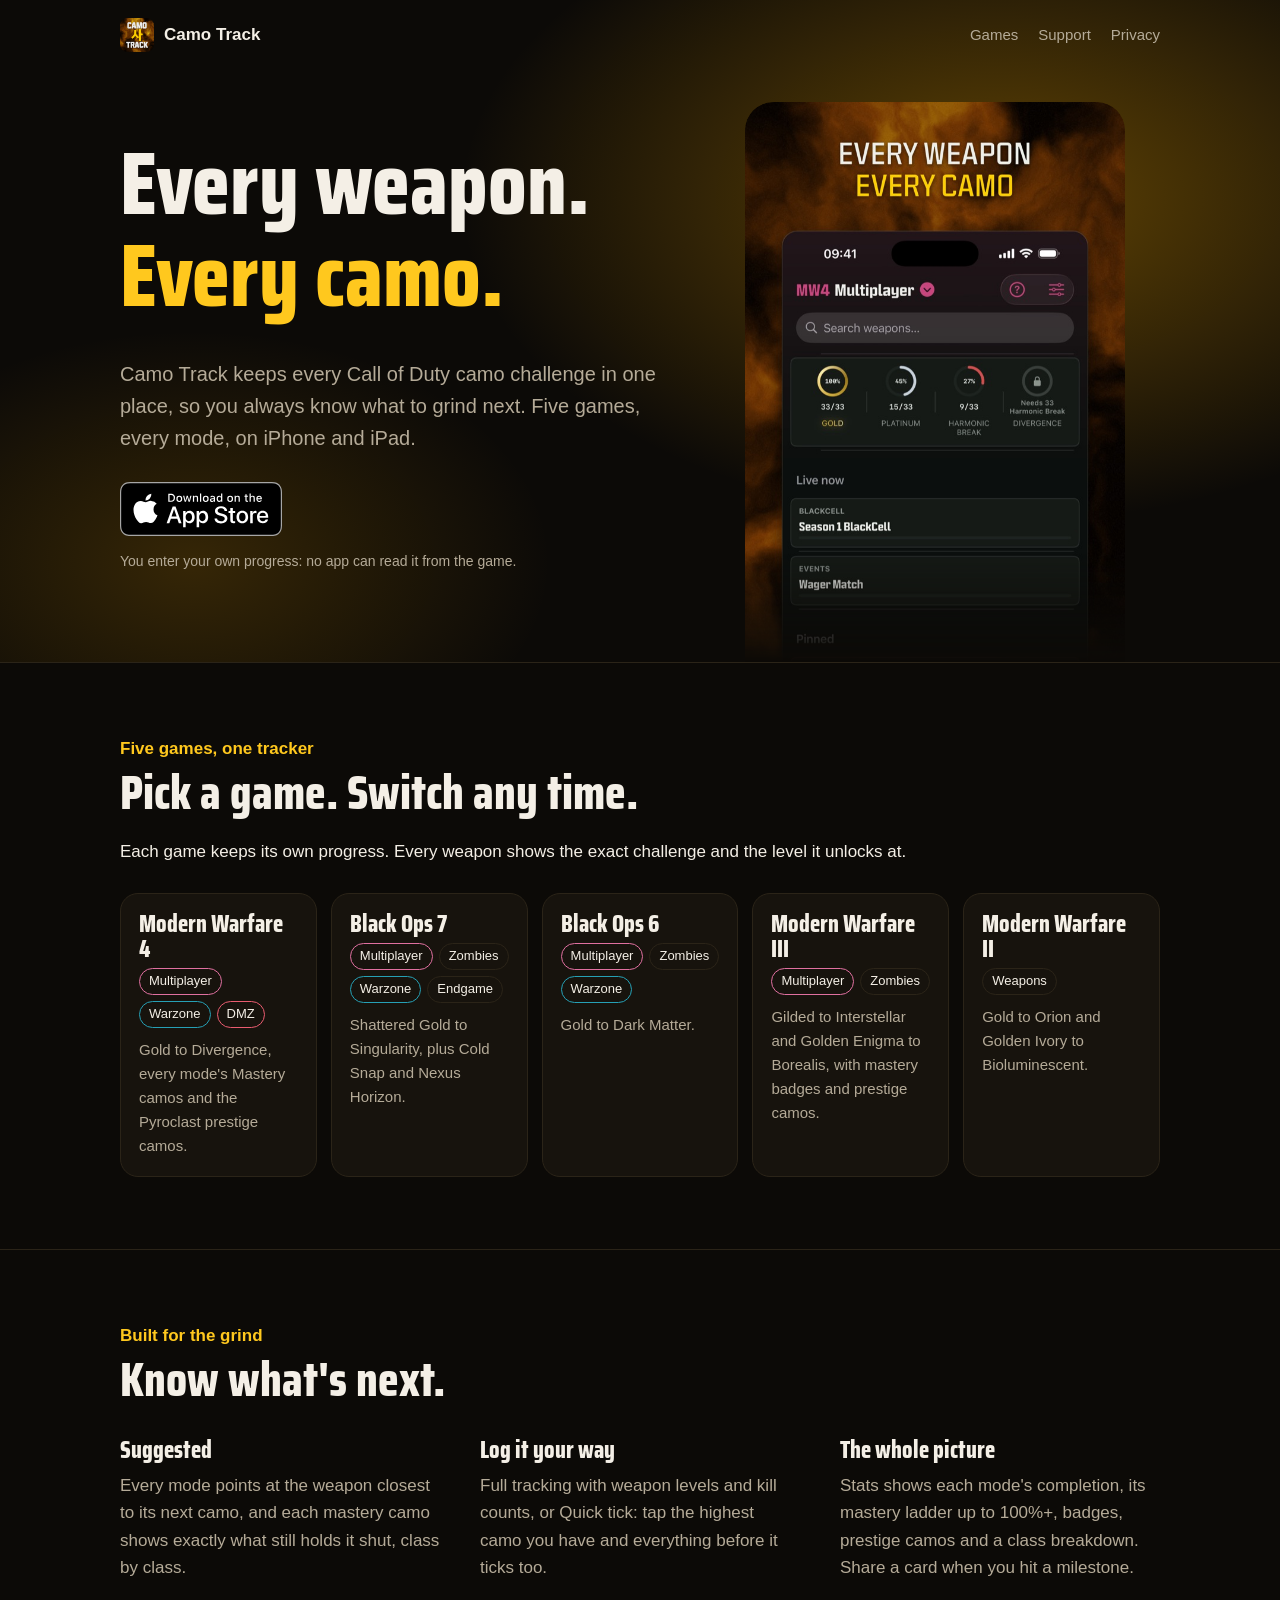
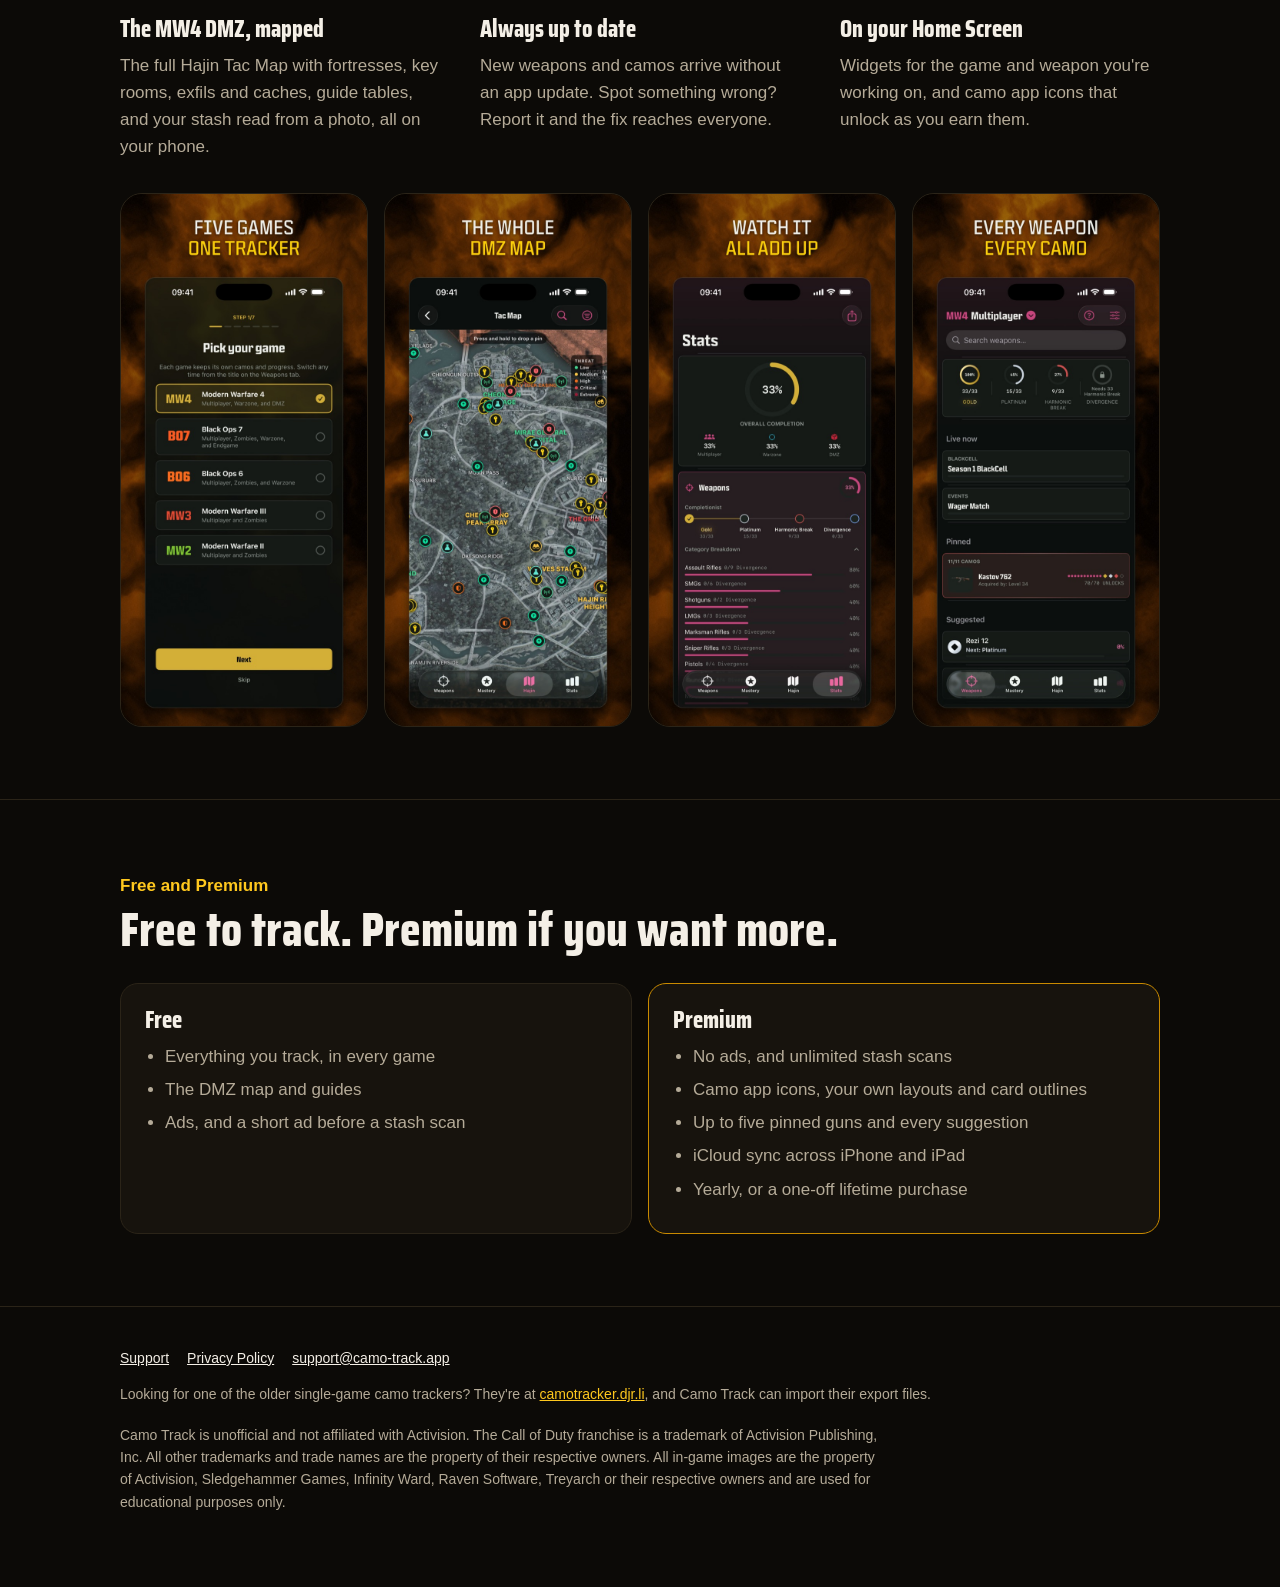
<file: index.html>
<!doctype html>
<html lang="en">
<head>
<meta charset="utf-8">
<meta name="viewport" content="width=device-width, initial-scale=1">
<title>Camo Track: the Call of Duty camo tracker for iPhone and iPad</title>
<meta name="description" content="Track every camo challenge in Modern Warfare 4, Black Ops 7, Black Ops 6, Modern Warfare III and Modern Warfare II, plus the full MW4 DMZ map. Free on iPhone and iPad.">
<link rel="canonical" href="https://camo-track.app/">
<meta name="apple-itunes-app" content="app-id=6775247927">
<meta property="og:type" content="website">
<meta property="og:title" content="Camo Track">
<meta property="og:description" content="Every weapon, every camo, five Call of Duty games. Free on iPhone and iPad.">
<meta property="og:url" content="https://camo-track.app/">
<meta property="og:image" content="https://camo-track.app/img/icon.png">
<meta name="twitter:card" content="summary">
<meta name="theme-color" content="#0c0a07">
<link rel="icon" href="/favicon.png">
<link rel="apple-touch-icon" href="/apple-touch-icon.png">
<link rel="preconnect" href="https://fonts.googleapis.com">
<link rel="preconnect" href="https://fonts.gstatic.com" crossorigin>
<link href="https://fonts.googleapis.com/css2?family=Saira+Condensed:wght@800&display=swap" rel="stylesheet">
<link rel="stylesheet" href="/style.css?v=2">
</head>
<body>

<header class="hero">
  <div class="wrap">
    <div class="top">
      <a class="brand" href="/"><img src="/img/icon.png" alt="">Camo Track</a>
      <nav><a href="#games">Games</a><a href="/support">Support</a><a href="/privacy-policy">Privacy</a></nav>
    </div>
    <div class="hero-grid">
      <div>
        <h1>Every weapon.<span class="gold">Every camo.</span></h1>
        <p class="lede">Camo Track keeps every Call of Duty camo challenge in one place, so you always know what to grind next. Five games, every mode, on iPhone and iPad.</p>
        <div class="cta">
          <a href="https://apps.apple.com/app/id6775247927"><img src="/img/app-store-badge.svg" alt="Download on the App Store" width="162" height="54"></a>
        </div>
        <p class="note">You enter your own progress: no app can read it from the game.</p>
      </div>
      <div class="hero-shot"><img src="/img/1_multiplayer.jpg" alt="Camo Track showing MW4 Multiplayer progress: Gold, Platinum, Harmonic Break and Divergence" width="640" height="1384"></div>
    </div>
  </div>
</header>

<main>
<section id="games">
  <div class="wrap">
    <p class="kicker">Five games, one tracker</p>
    <h2>Pick a game. Switch any time.</h2>
    <p>Each game keeps its own progress. Every weapon shows the exact challenge and the level it unlocks at.</p>
    <div class="games">
      <div class="game">
        <h3>Modern Warfare 4</h3>
        <ul class="modes"><li class="mp">Multiplayer</li><li class="wz">Warzone</li><li class="dmz">DMZ</li></ul>
        <p>Gold to Divergence, every mode's Mastery camos and the Pyroclast prestige camos.</p>
      </div>
      <div class="game">
        <h3>Black Ops 7</h3>
        <ul class="modes"><li class="mp">Multiplayer</li><li>Zombies</li><li class="wz">Warzone</li><li>Endgame</li></ul>
        <p>Shattered Gold to Singularity, plus Cold Snap and Nexus Horizon.</p>
      </div>
      <div class="game">
        <h3>Black Ops 6</h3>
        <ul class="modes"><li class="mp">Multiplayer</li><li>Zombies</li><li class="wz">Warzone</li></ul>
        <p>Gold to Dark Matter.</p>
      </div>
      <div class="game">
        <h3>Modern Warfare III</h3>
        <ul class="modes"><li class="mp">Multiplayer</li><li>Zombies</li></ul>
        <p>Gilded to Interstellar and Golden Enigma to Borealis, with mastery badges and prestige camos.</p>
      </div>
      <div class="game">
        <h3>Modern Warfare II</h3>
        <ul class="modes"><li>Weapons</li></ul>
        <p>Gold to Orion and Golden Ivory to Bioluminescent.</p>
      </div>
    </div>
  </div>
</section>

<section>
  <div class="wrap">
    <p class="kicker">Built for the grind</p>
    <h2>Know what's next.</h2>
    <div class="features">
      <div><h3>Suggested</h3><p>Every mode points at the weapon closest to its next camo, and each mastery camo shows exactly what still holds it shut, class by class.</p></div>
      <div><h3>Log it your way</h3><p>Full tracking with weapon levels and kill counts, or Quick tick: tap the highest camo you have and everything before it ticks too.</p></div>
      <div><h3>The whole picture</h3><p>Stats shows each mode's completion, its mastery ladder up to 100%+, badges, prestige camos and a class breakdown. Share a card when you hit a milestone.</p></div>
      <div><h3>The MW4 DMZ, mapped</h3><p>The full Hajin Tac Map with fortresses, key rooms, exfils and caches, guide tables, and your stash read from a photo, all on your phone.</p></div>
      <div><h3>Always up to date</h3><p>New weapons and camos arrive without an app update. Spot something wrong? Report it and the fix reaches everyone.</p></div>
      <div><h3>On your Home Screen</h3><p>Widgets for the game and weapon you're working on, and camo app icons that unlock as you earn them.</p></div>
    </div>
    <div class="shots">
      <img src="/img/2_games.jpg" alt="Choosing a game" loading="lazy" width="640" height="1384">
      <img src="/img/3_dmzmap.jpg" alt="The Hajin DMZ map" loading="lazy" width="640" height="1384">
      <img src="/img/5_stats.jpg" alt="Stats and mastery progress" loading="lazy" width="640" height="1384">
      <img src="/img/1_multiplayer.jpg" alt="Weapons list with Suggested" loading="lazy" width="640" height="1384">
    </div>
  </div>
</section>

<section>
  <div class="wrap">
    <p class="kicker">Free and Premium</p>
    <h2>Free to track. Premium if you want more.</h2>
    <div class="plans">
      <div class="plan">
        <h3>Free</h3>
        <ul>
          <li>Everything you track, in every game</li>
          <li>The DMZ map and guides</li>
          <li>Ads, and a short ad before a stash scan</li>
        </ul>
      </div>
      <div class="plan premium">
        <h3>Premium</h3>
        <ul>
          <li>No ads, and unlimited stash scans</li>
          <li>Camo app icons, your own layouts and card outlines</li>
          <li>Up to five pinned guns and every suggestion</li>
          <li>iCloud sync across iPhone and iPad</li>
          <li>Yearly, or a one-off lifetime purchase</li>
        </ul>
      </div>
    </div>
  </div>
</section>
</main>

<footer>
  <div class="wrap">
    <p class="links"><a href="/support">Support</a><a href="/privacy-policy">Privacy Policy</a><a href="mailto:support@camo-track.app">support@camo-track.app</a></p>
    <p>Looking for one of the older single-game camo trackers? They're at <a href="https://camotracker.djr.li">camotracker.djr.li</a>, and Camo Track can import their export files.</p>
    <p class="legal">Camo Track is unofficial and not affiliated with Activision. The Call of Duty franchise is a trademark of Activision Publishing, Inc. All other trademarks and trade names are the property of their respective owners. All in-game images are the property of Activision, Sledgehammer Games, Infinity Ward, Raven Software, Treyarch or their respective owners and are used for educational purposes only.</p>
  </div>
</footer>
</body>
</html>
</file>
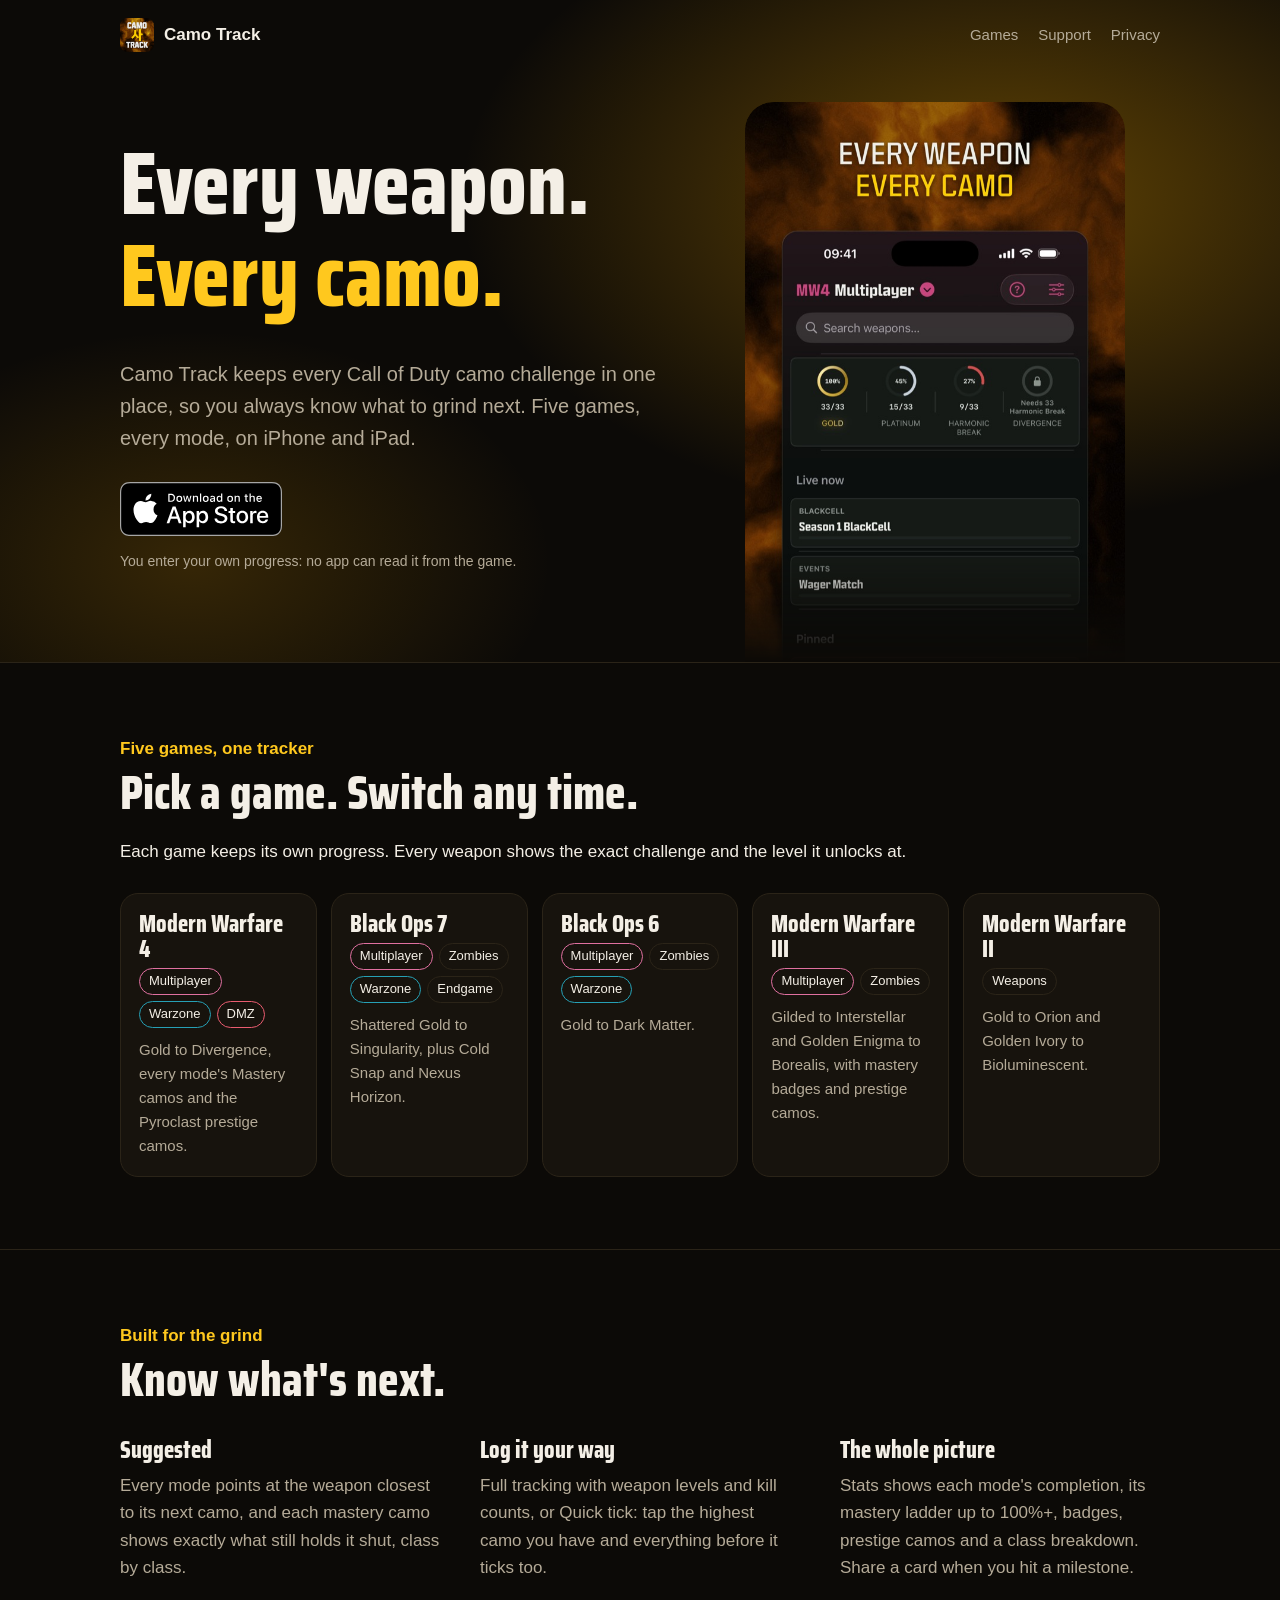
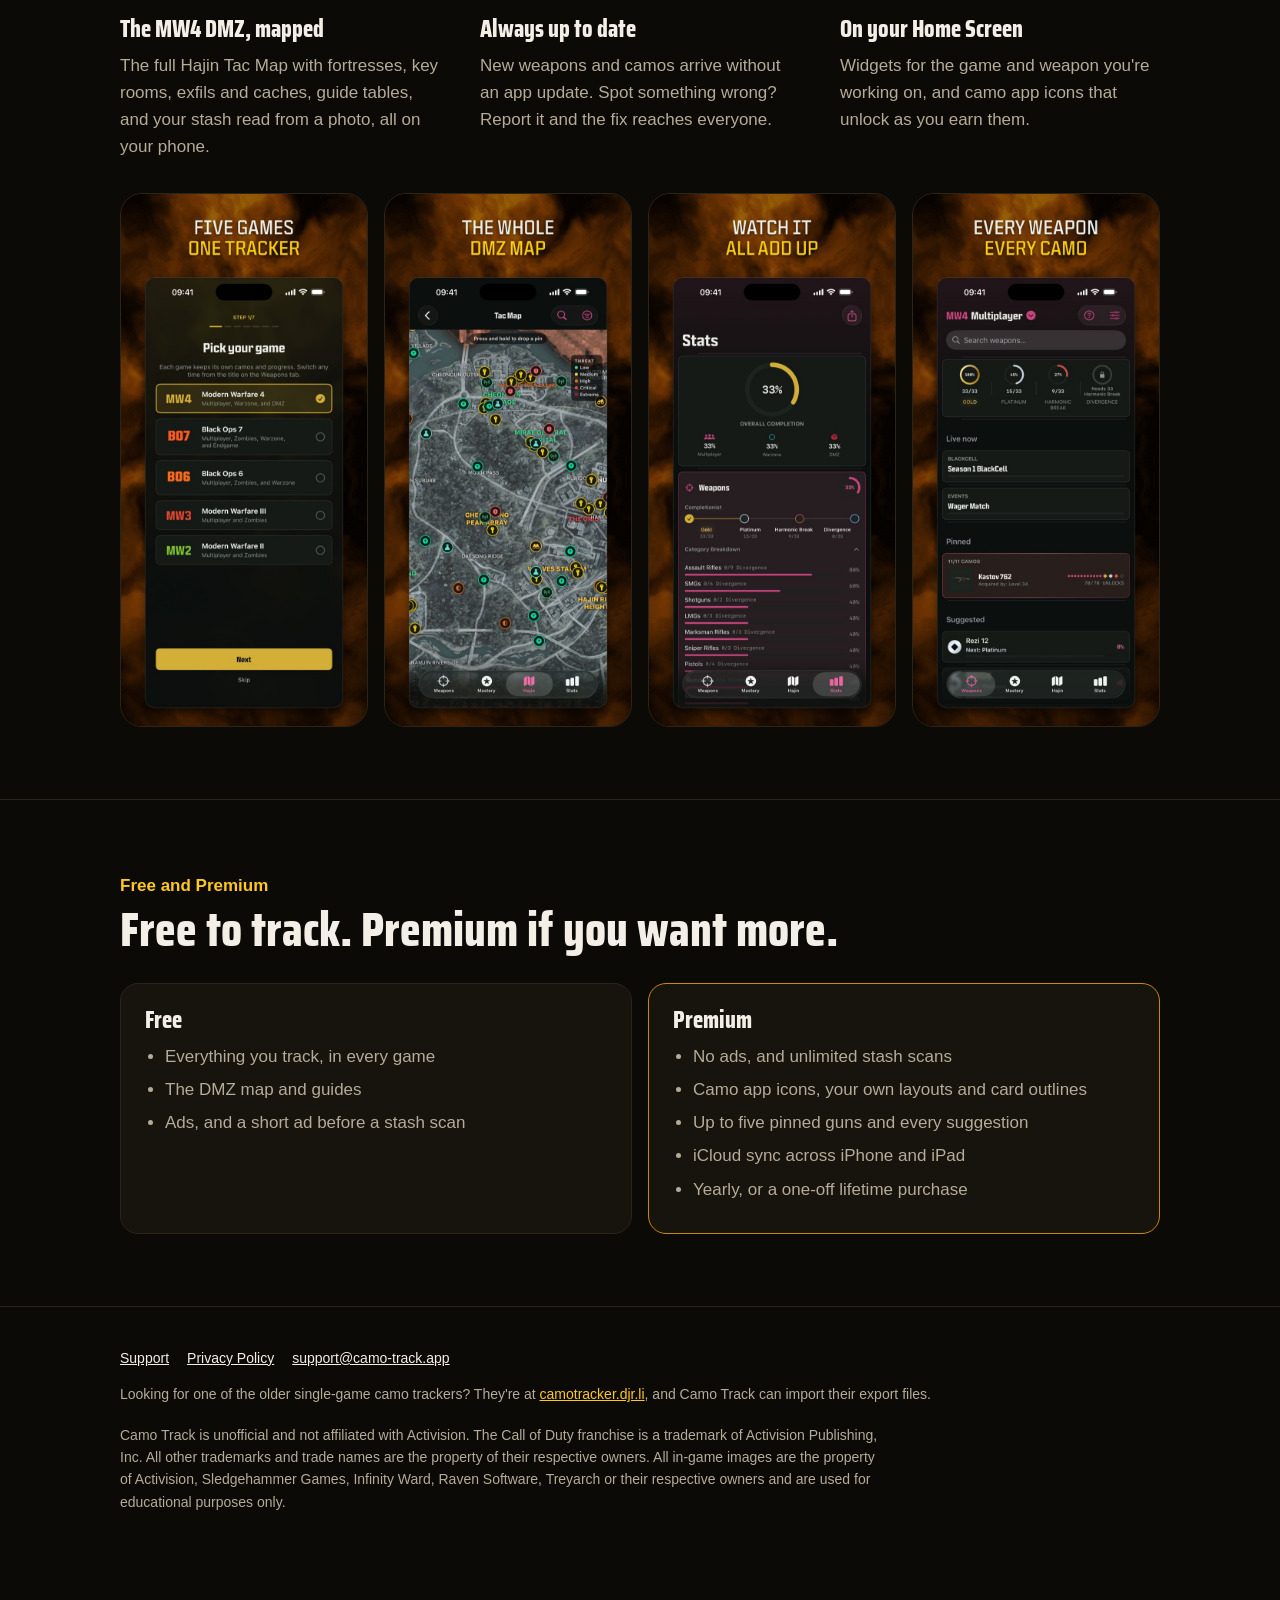
<file: mw4.html>
<!doctype html>
<html lang="en">
<head>
<meta charset="utf-8">
<meta name="viewport" content="width=device-width, initial-scale=1">
<title>Camo Track</title>
<meta name="description" content="Camo Track: the Call of Duty camo tracker for iPhone and iPad.">
<link rel="canonical" href="https://camo-track.app/">
<meta name="apple-itunes-app" content="app-id=6775247927">
<meta property="og:type" content="website">
<meta property="og:title" content="Camo Track">
<meta property="og:description" content="Every weapon, every camo, five Call of Duty games. Free on iPhone and iPad.">
<meta property="og:url" content="https://camo-track.app/">
<meta property="og:image" content="https://camo-track.app/img/icon.png">
<meta name="twitter:card" content="summary">
<meta name="theme-color" content="#0c0a07">
<link rel="icon" href="/favicon.png">
<link rel="apple-touch-icon" href="/apple-touch-icon.png">
<link rel="preconnect" href="https://fonts.googleapis.com">
<link rel="preconnect" href="https://fonts.gstatic.com" crossorigin>
<link href="https://fonts.googleapis.com/css2?family=Saira+Condensed:wght@800&display=swap" rel="stylesheet">
<link rel="stylesheet" href="/style.css?v=2">
<meta http-equiv="refresh" content="0; url=/">
</head>
<body>

<div class="wrap">
  <div class="top">
    <a class="brand" href="/"><img src="/img/icon.png" alt="">Camo Track</a>
    <nav><a href="/#games">Games</a><a href="/support">Support</a><a href="/privacy-policy">Privacy</a></nav>
  </div>
</div>
<main class="wrap page">
<p><a href="/">Camo Track</a></p>
</main>
<footer>
  <div class="wrap">
    <p class="links"><a href="/support">Support</a><a href="/privacy-policy">Privacy Policy</a><a href="mailto:support@camo-track.app">support@camo-track.app</a></p>
    <p>Looking for one of the older single-game camo trackers? They're at <a href="https://camotracker.djr.li">camotracker.djr.li</a>, and Camo Track can import their export files.</p>
    <p class="legal">Camo Track is unofficial and not affiliated with Activision. The Call of Duty franchise is a trademark of Activision Publishing, Inc. All other trademarks and trade names are the property of their respective owners. All in-game images are the property of Activision, Sledgehammer Games, Infinity Ward, Raven Software, Treyarch or their respective owners and are used for educational purposes only.</p>
  </div>
</footer>
</body>
</html>
</file>
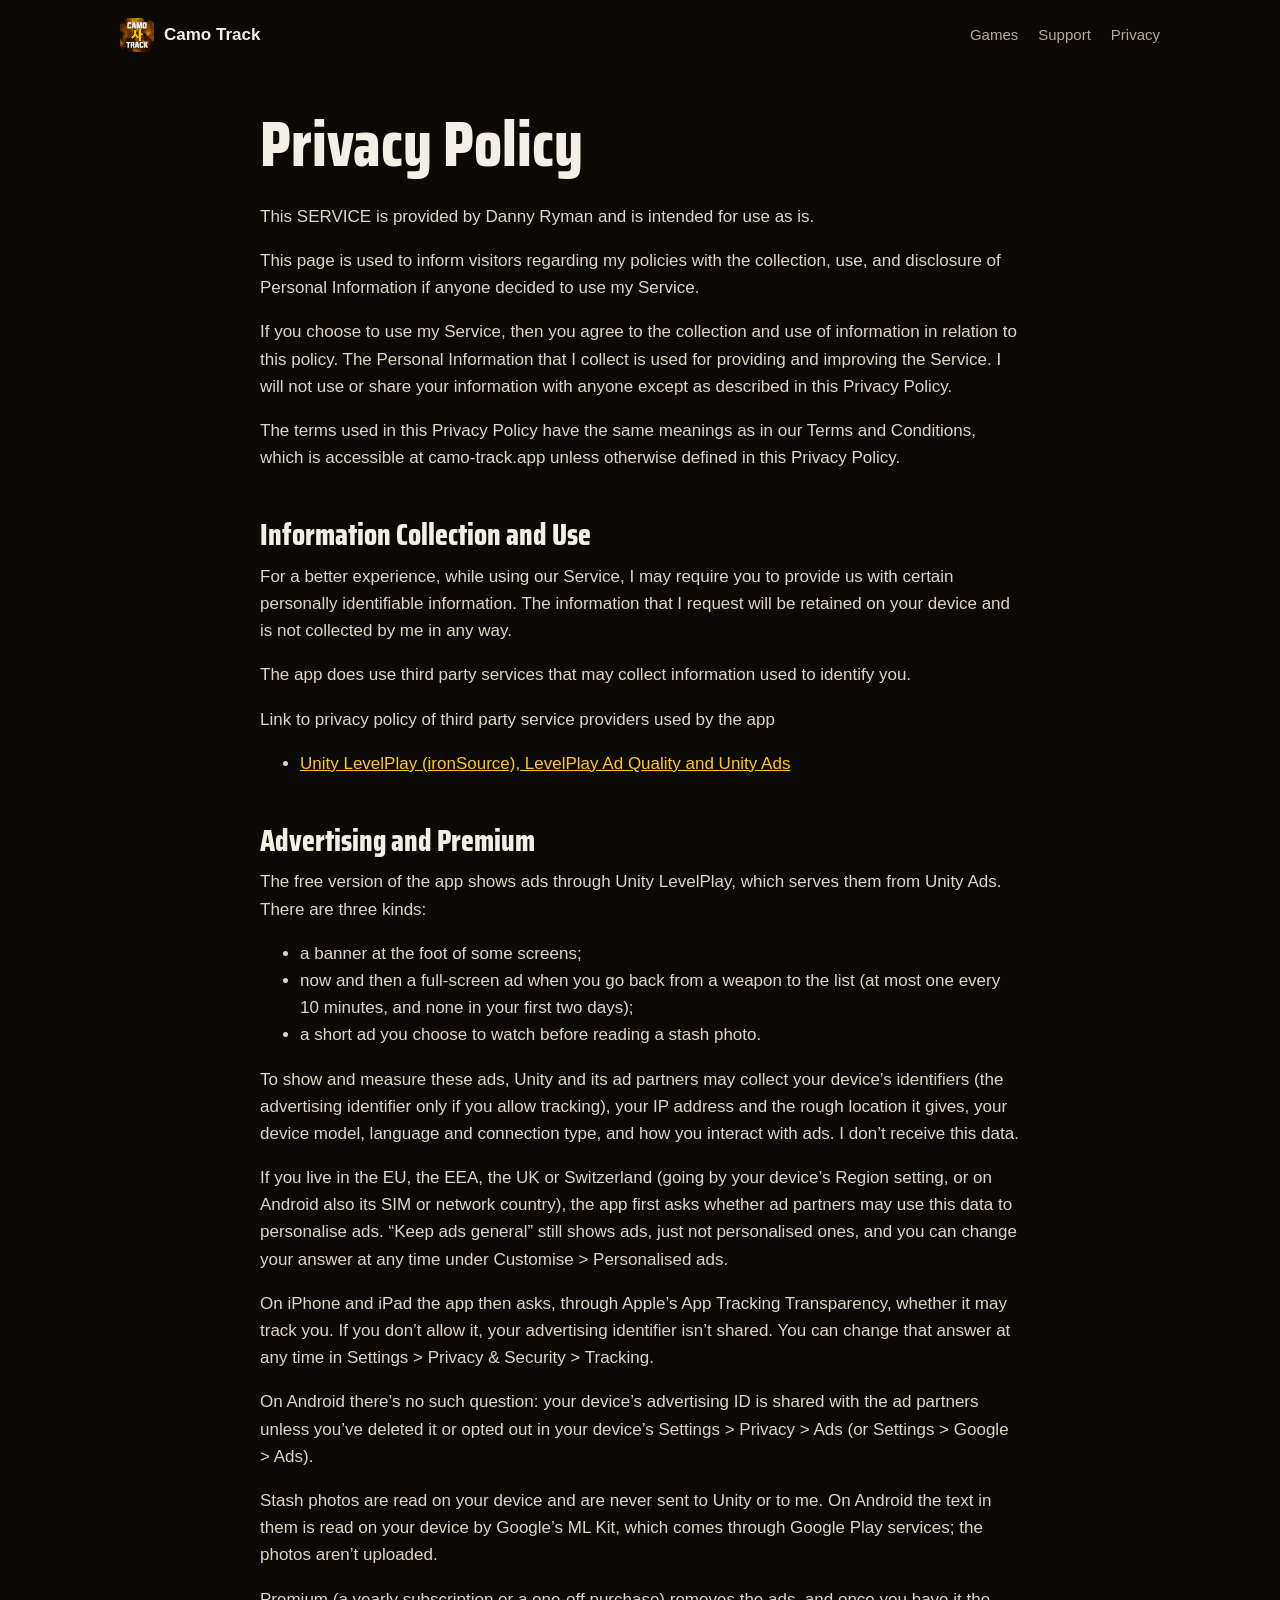
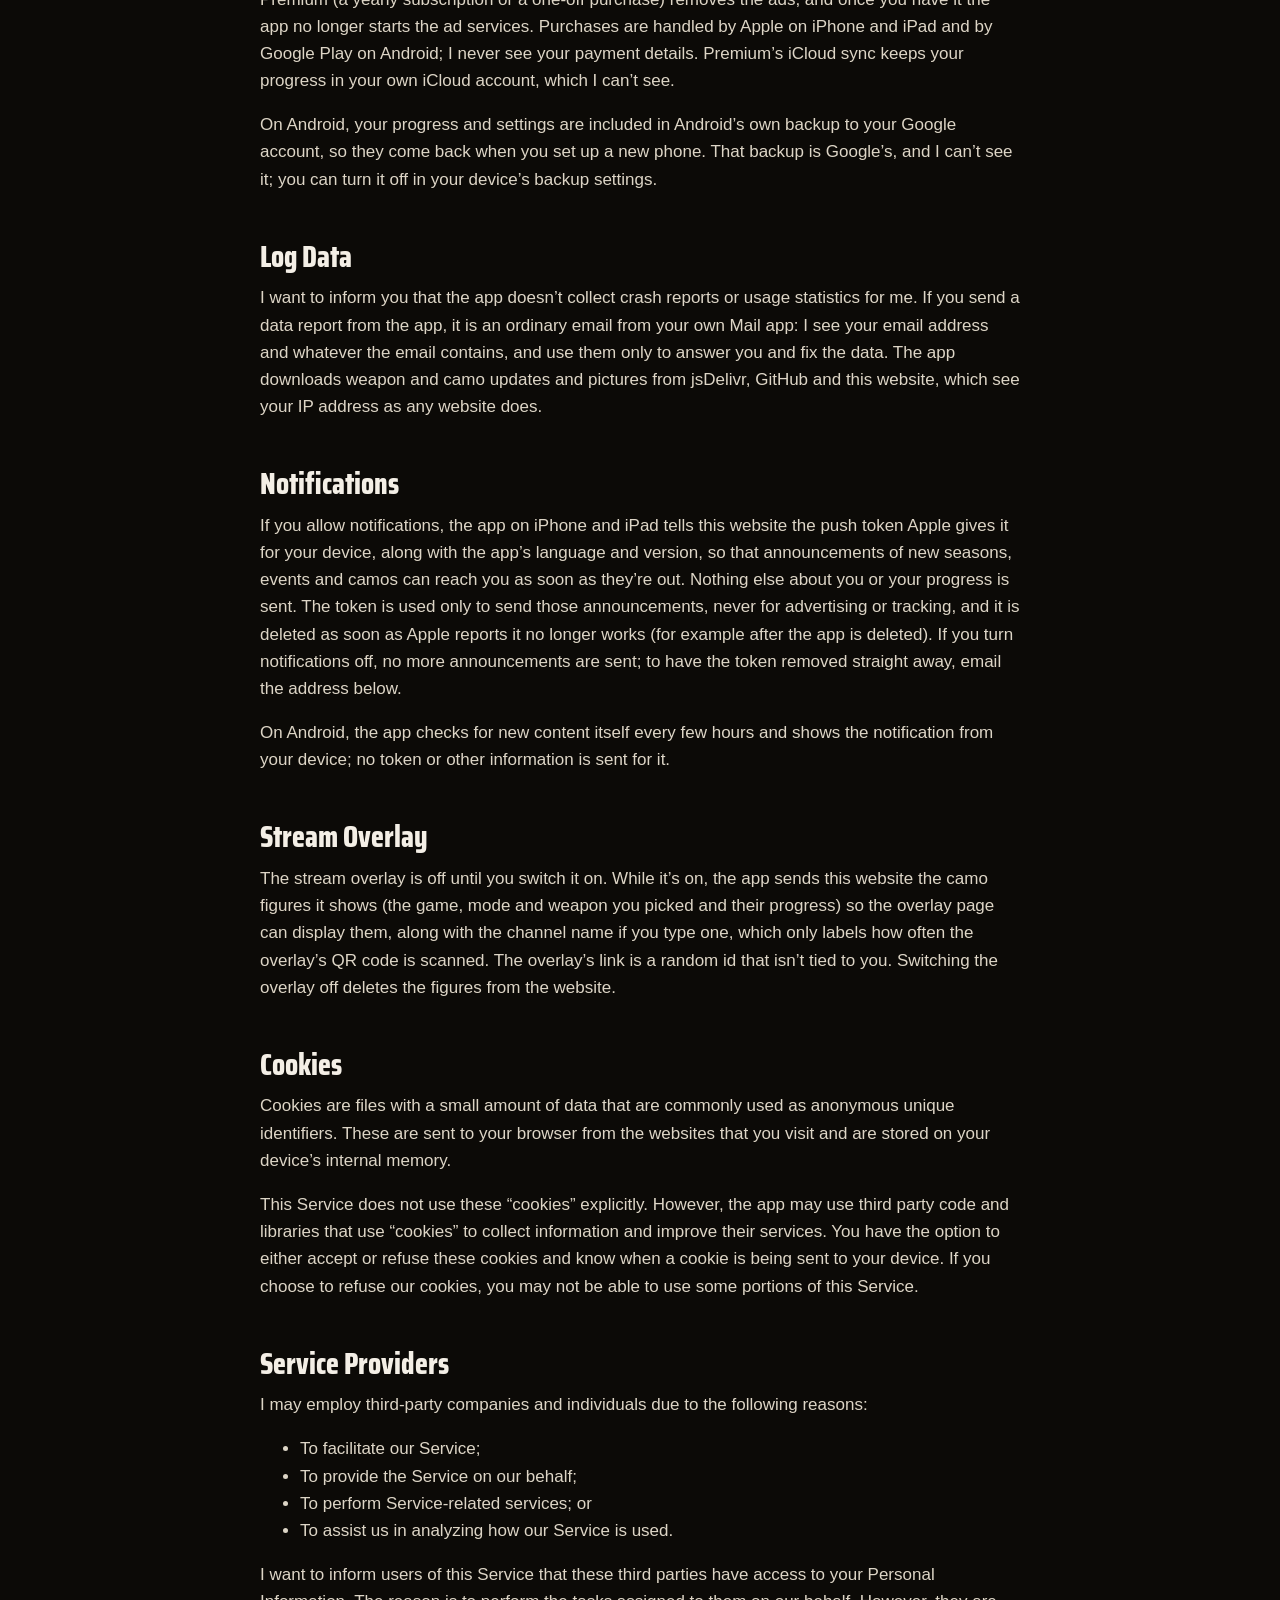
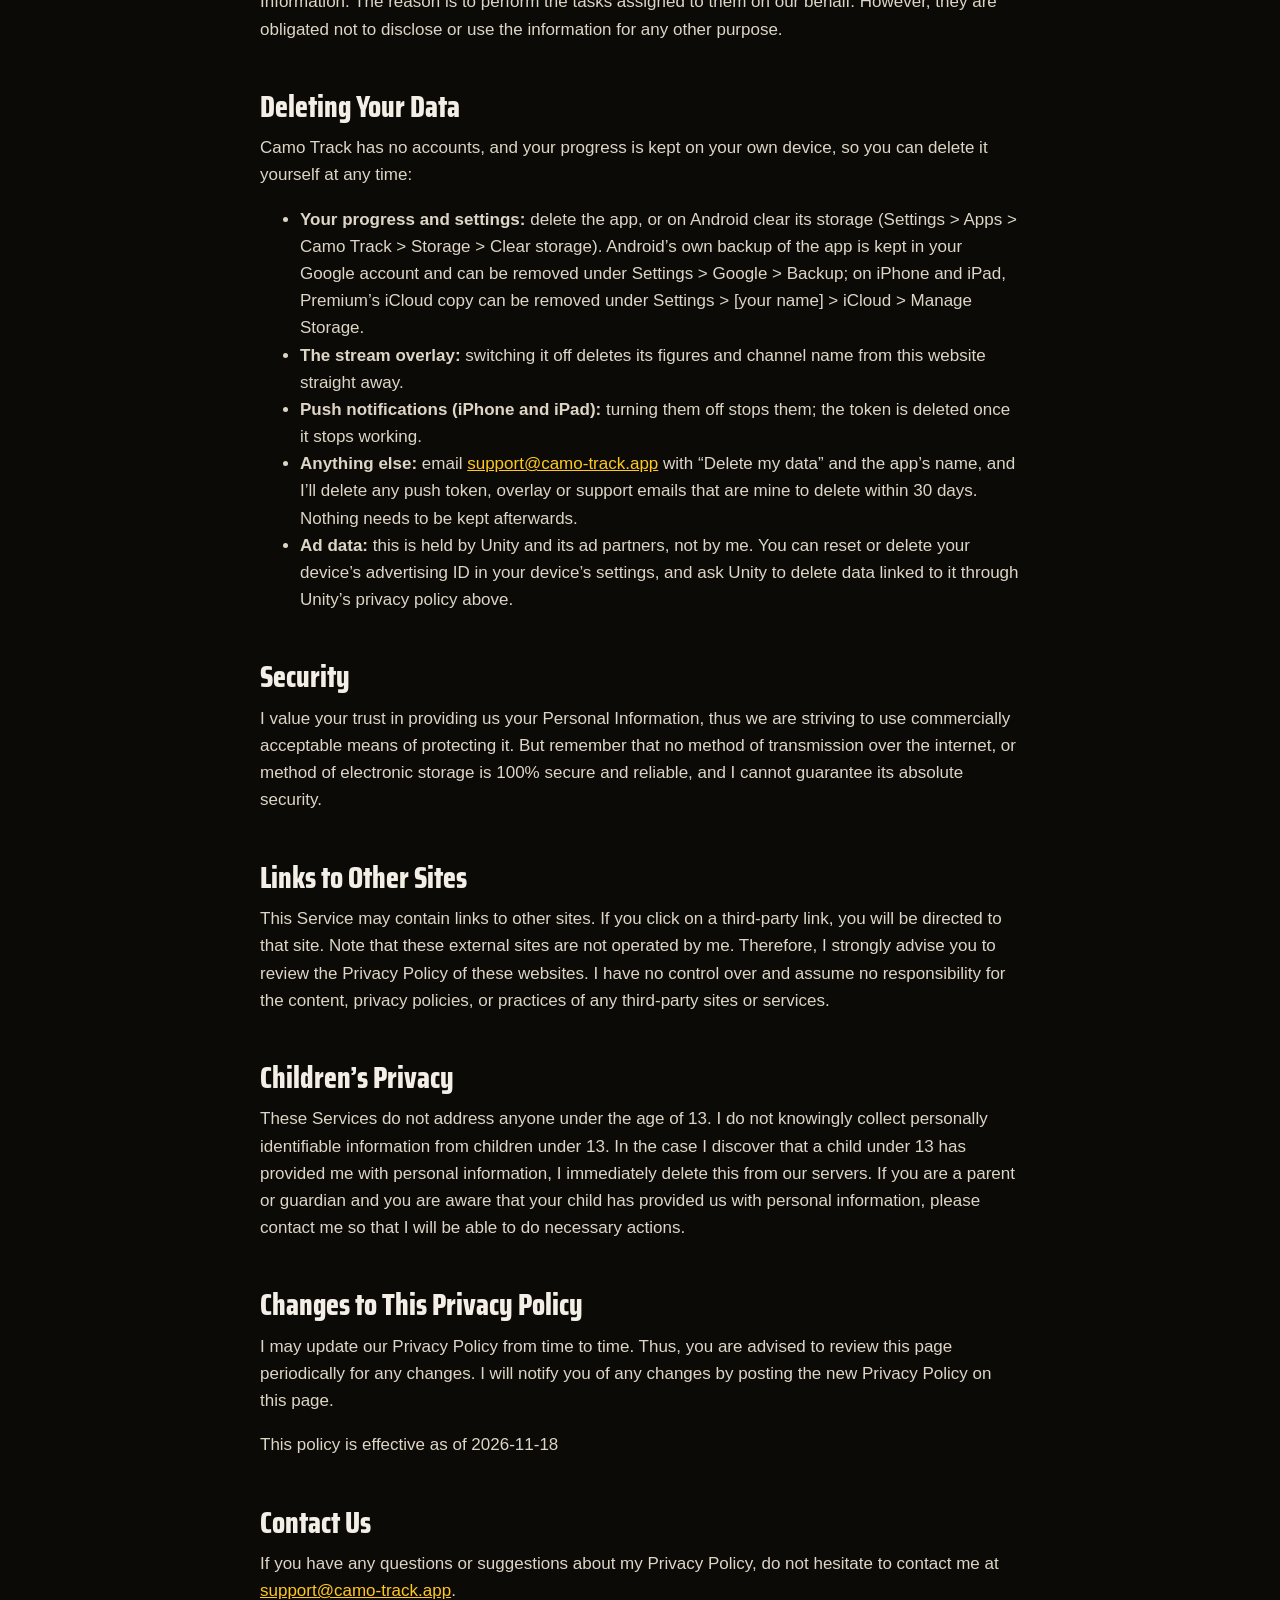
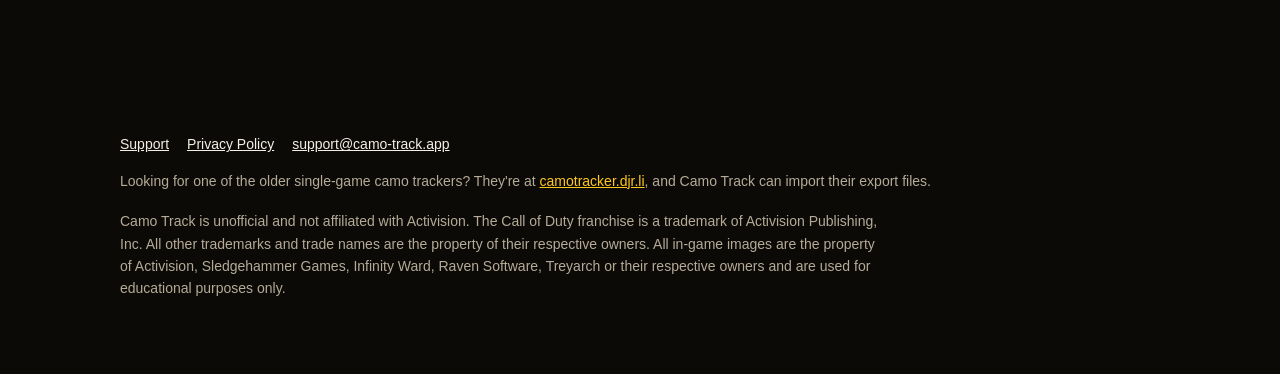
<file: privacy-policy.html>
<!doctype html>
<html lang="en">
<head>
<meta charset="utf-8">
<meta name="viewport" content="width=device-width, initial-scale=1">
<title>Privacy Policy: Camo Track</title>
<meta name="description" content="How Camo Track handles your data, ads and Premium.">
<link rel="canonical" href="https://camo-track.app/privacy-policy">
<meta name="apple-itunes-app" content="app-id=6775247927">
<meta property="og:type" content="website">
<meta property="og:title" content="Camo Track">
<meta property="og:description" content="Every weapon, every camo, five Call of Duty games. Free on iPhone and iPad.">
<meta property="og:url" content="https://camo-track.app/">
<meta property="og:image" content="https://camo-track.app/img/icon.png">
<meta name="twitter:card" content="summary">
<meta name="theme-color" content="#0c0a07">
<link rel="icon" href="/favicon.png">
<link rel="apple-touch-icon" href="/apple-touch-icon.png">
<link rel="preconnect" href="https://fonts.googleapis.com">
<link rel="preconnect" href="https://fonts.gstatic.com" crossorigin>
<link href="https://fonts.googleapis.com/css2?family=Saira+Condensed:wght@800&display=swap" rel="stylesheet">
<link rel="stylesheet" href="/style.css?v=2">
</head>
<body>

<div class="wrap">
  <div class="top">
    <a class="brand" href="/"><img src="/img/icon.png" alt="">Camo Track</a>
    <nav><a href="/#games">Games</a><a href="/support">Support</a><a href="/privacy-policy">Privacy</a></nav>
  </div>
</div>
<main class="wrap page">
<h1 id="privacy-policy">Privacy Policy</h1>
<p>This SERVICE is provided by Danny Ryman and is intended for use as
is.</p>
<p>This page is used to inform visitors regarding my policies with the
collection, use, and disclosure of Personal Information if anyone
decided to use my Service.</p>
<p>If you choose to use my Service, then you agree to the collection and
use of information in relation to this policy. The Personal Information
that I collect is used for providing and improving the Service. I will
not use or share your information with anyone except as described in
this Privacy Policy.</p>
<p>The terms used in this Privacy Policy have the same meanings as in
our Terms and Conditions, which is accessible at camo-track.app unless
otherwise defined in this Privacy Policy.</p>
<h2 id="information-collection-and-use">Information Collection and
Use</h2>
<p>For a better experience, while using our Service, I may require you
to provide us with certain personally identifiable information. The
information that I request will be retained on your device and is not
collected by me in any way.</p>
<p>The app does use third party services that may collect information
used to identify you.</p>
<p>Link to privacy policy of third party service providers used by the
app</p>
<ul>
<li><a
href="https://unity.com/legal/game-player-and-app-user-privacy-policy">Unity
LevelPlay (ironSource), LevelPlay Ad Quality and Unity Ads</a></li>
</ul>
<h2 id="advertising-and-premium">Advertising and Premium</h2>
<p>The free version of the app shows ads through Unity LevelPlay, which
serves them from Unity Ads. There are three kinds:</p>
<ul>
<li>a banner at the foot of some screens;</li>
<li>now and then a full-screen ad when you go back from a weapon to the
list (at most one every 10 minutes, and none in your first two
days);</li>
<li>a short ad you choose to watch before reading a stash photo.</li>
</ul>
<p>To show and measure these ads, Unity and its ad partners may collect
your device’s identifiers (the advertising identifier only if you allow
tracking), your IP address and the rough location it gives, your device
model, language and connection type, and how you interact with ads. I
don’t receive this data.</p>
<p>If you live in the EU, the EEA, the UK or Switzerland (going by your
device’s Region setting, or on Android also its SIM or network country), the app first asks whether ad partners may use
this data to personalise ads. “Keep ads general” still shows ads, just
not personalised ones, and you can change your answer at any time under
Customise &gt; Personalised ads.</p>
<p>On iPhone and iPad the app then asks, through Apple’s App Tracking
Transparency, whether it may track you. If you don’t allow it, your
advertising identifier isn’t shared. You can change that answer at any
time in Settings &gt; Privacy &amp; Security &gt; Tracking.</p>
<p>On Android there’s no such question: your device’s advertising ID is
shared with the ad partners unless you’ve deleted it or opted out in
your device’s Settings &gt; Privacy &gt; Ads (or Settings &gt; Google
&gt; Ads).</p>
<p>Stash photos are read on your device and are never sent to Unity or
to me. On Android the text in them is read on your device by Google’s ML
Kit, which comes through Google Play services; the photos aren’t uploaded.</p>
<p>Premium (a yearly subscription or a one-off purchase) removes the
ads, and once you have it the app no longer starts the ad services.
Purchases are handled by Apple on iPhone and iPad and by Google Play on
Android; I never see your payment details. Premium’s iCloud sync keeps
your progress in your own iCloud account, which I can’t see.</p>
<p>On Android, your progress and settings are included in Android’s own
backup to your Google account, so they come back when you set up a new
phone. That backup is Google’s, and I can’t see it; you can turn it off
in your device’s backup settings.</p>
<h2 id="log-data">Log Data</h2>
<p>I want to inform you that the app doesn’t collect crash reports or
usage statistics for me. If you send a data report from the app, it is
an ordinary email from your own Mail app: I see your email address and
whatever the email contains, and use them only to answer you and fix the
data. The app downloads weapon and camo updates and pictures from
jsDelivr, GitHub and this website, which see your IP address as any
website does.</p>
<h2 id="notifications">Notifications</h2>
<p>If you allow notifications, the app on iPhone and iPad tells this website the push token Apple gives it for your device, along with the app’s language and version, so that announcements of new seasons, events and camos can reach you as soon as they’re out. Nothing else about you or your progress is sent. The token is used only to send those announcements, never for advertising or tracking, and it is deleted as soon as Apple reports it no longer works (for example after the app is deleted). If you turn notifications off, no more announcements are sent; to have the token removed straight away, email the address below.</p>
<p>On Android, the app checks for new content itself every few hours and
shows the notification from your device; no token or other information
is sent for it.</p>
<h2 id="stream-overlay">Stream Overlay</h2>
<p>The stream overlay is off until you switch it on. While it’s on, the
app sends this website the camo figures it shows (the game, mode and
weapon you picked and their progress) so the overlay page can display
them, along with the channel name if you type one, which only labels how
often the overlay’s QR code is scanned. The overlay’s link is a random id
that isn’t tied to you. Switching the overlay off deletes the figures
from the website.</p>
<h2 id="cookies">Cookies</h2>
<p>Cookies are files with a small amount of data that are commonly used
as anonymous unique identifiers. These are sent to your browser from the
websites that you visit and are stored on your device’s internal
memory.</p>
<p>This Service does not use these “cookies” explicitly. However, the
app may use third party code and libraries that use “cookies” to collect
information and improve their services. You have the option to either
accept or refuse these cookies and know when a cookie is being sent to
your device. If you choose to refuse our cookies, you may not be able to
use some portions of this Service.</p>
<h2 id="service-providers">Service Providers</h2>
<p>I may employ third-party companies and individuals due to the
following reasons:</p>
<ul>
<li>To facilitate our Service;</li>
<li>To provide the Service on our behalf;</li>
<li>To perform Service-related services; or</li>
<li>To assist us in analyzing how our Service is used.</li>
</ul>
<p>I want to inform users of this Service that these third parties have
access to your Personal Information. The reason is to perform the tasks
assigned to them on our behalf. However, they are obligated not to
disclose or use the information for any other purpose.</p>
<h2 id="delete-your-data">Deleting Your Data</h2>
<p>Camo Track has no accounts, and your progress is kept on your own
device, so you can delete it yourself at any time:</p>
<ul>
<li><strong>Your progress and settings:</strong> delete the app, or on
Android clear its storage (Settings &gt; Apps &gt; Camo Track &gt;
Storage &gt; Clear storage). Android’s own backup of the app is kept in
your Google account and can be removed under Settings &gt; Google &gt;
Backup; on iPhone and iPad, Premium’s iCloud copy can be removed under
Settings &gt; [your name] &gt; iCloud &gt; Manage Storage.</li>
<li><strong>The stream overlay:</strong> switching it off deletes its
figures and channel name from this website straight away.</li>
<li><strong>Push notifications (iPhone and iPad):</strong> turning them
off stops them; the token is deleted once it stops working.</li>
<li><strong>Anything else:</strong> email <a
href="mailto:support@camo-track.app">support@camo-track.app</a> with
“Delete my data” and the app’s name, and I’ll delete any push token,
overlay or support emails that are mine to delete within 30 days. Nothing
needs to be kept afterwards.</li>
<li><strong>Ad data:</strong> this is held by Unity and its ad partners,
not by me. You can reset or delete your device’s advertising ID in your
device’s settings, and ask Unity to delete data linked to it through
Unity’s privacy policy above.</li>
</ul>
<h2 id="security">Security</h2>
<p>I value your trust in providing us your Personal Information, thus we
are striving to use commercially acceptable means of protecting it. But
remember that no method of transmission over the internet, or method of
electronic storage is 100% secure and reliable, and I cannot guarantee
its absolute security.</p>
<h2 id="links-to-other-sites">Links to Other Sites</h2>
<p>This Service may contain links to other sites. If you click on a
third-party link, you will be directed to that site. Note that these
external sites are not operated by me. Therefore, I strongly advise you
to review the Privacy Policy of these websites. I have no control over
and assume no responsibility for the content, privacy policies, or
practices of any third-party sites or services.</p>
<h2 id="childrens-privacy">Children’s Privacy</h2>
<p>These Services do not address anyone under the age of 13. I do not
knowingly collect personally identifiable information from children
under 13. In the case I discover that a child under 13 has provided me
with personal information, I immediately delete this from our servers.
If you are a parent or guardian and you are aware that your child has
provided us with personal information, please contact me so that I will
be able to do necessary actions.</p>
<h2 id="changes-to-this-privacy-policy">Changes to This Privacy
Policy</h2>
<p>I may update our Privacy Policy from time to time. Thus, you are
advised to review this page periodically for any changes. I will notify
you of any changes by posting the new Privacy Policy on this page.</p>
<p>This policy is effective as of 2026-11-18</p>
<h2 id="contact-us">Contact Us</h2>
<p>If you have any questions or suggestions about my Privacy Policy, do
not hesitate to contact me at <a href="mailto:support@camo-track.app"
class="email">support@camo-track.app</a>.</p>

</main>
<footer>
  <div class="wrap">
    <p class="links"><a href="/support">Support</a><a href="/privacy-policy">Privacy Policy</a><a href="mailto:support@camo-track.app">support@camo-track.app</a></p>
    <p>Looking for one of the older single-game camo trackers? They're at <a href="https://camotracker.djr.li">camotracker.djr.li</a>, and Camo Track can import their export files.</p>
    <p class="legal">Camo Track is unofficial and not affiliated with Activision. The Call of Duty franchise is a trademark of Activision Publishing, Inc. All other trademarks and trade names are the property of their respective owners. All in-game images are the property of Activision, Sledgehammer Games, Infinity Ward, Raven Software, Treyarch or their respective owners and are used for educational purposes only.</p>
  </div>
</footer>
</body>
</html>
</file>
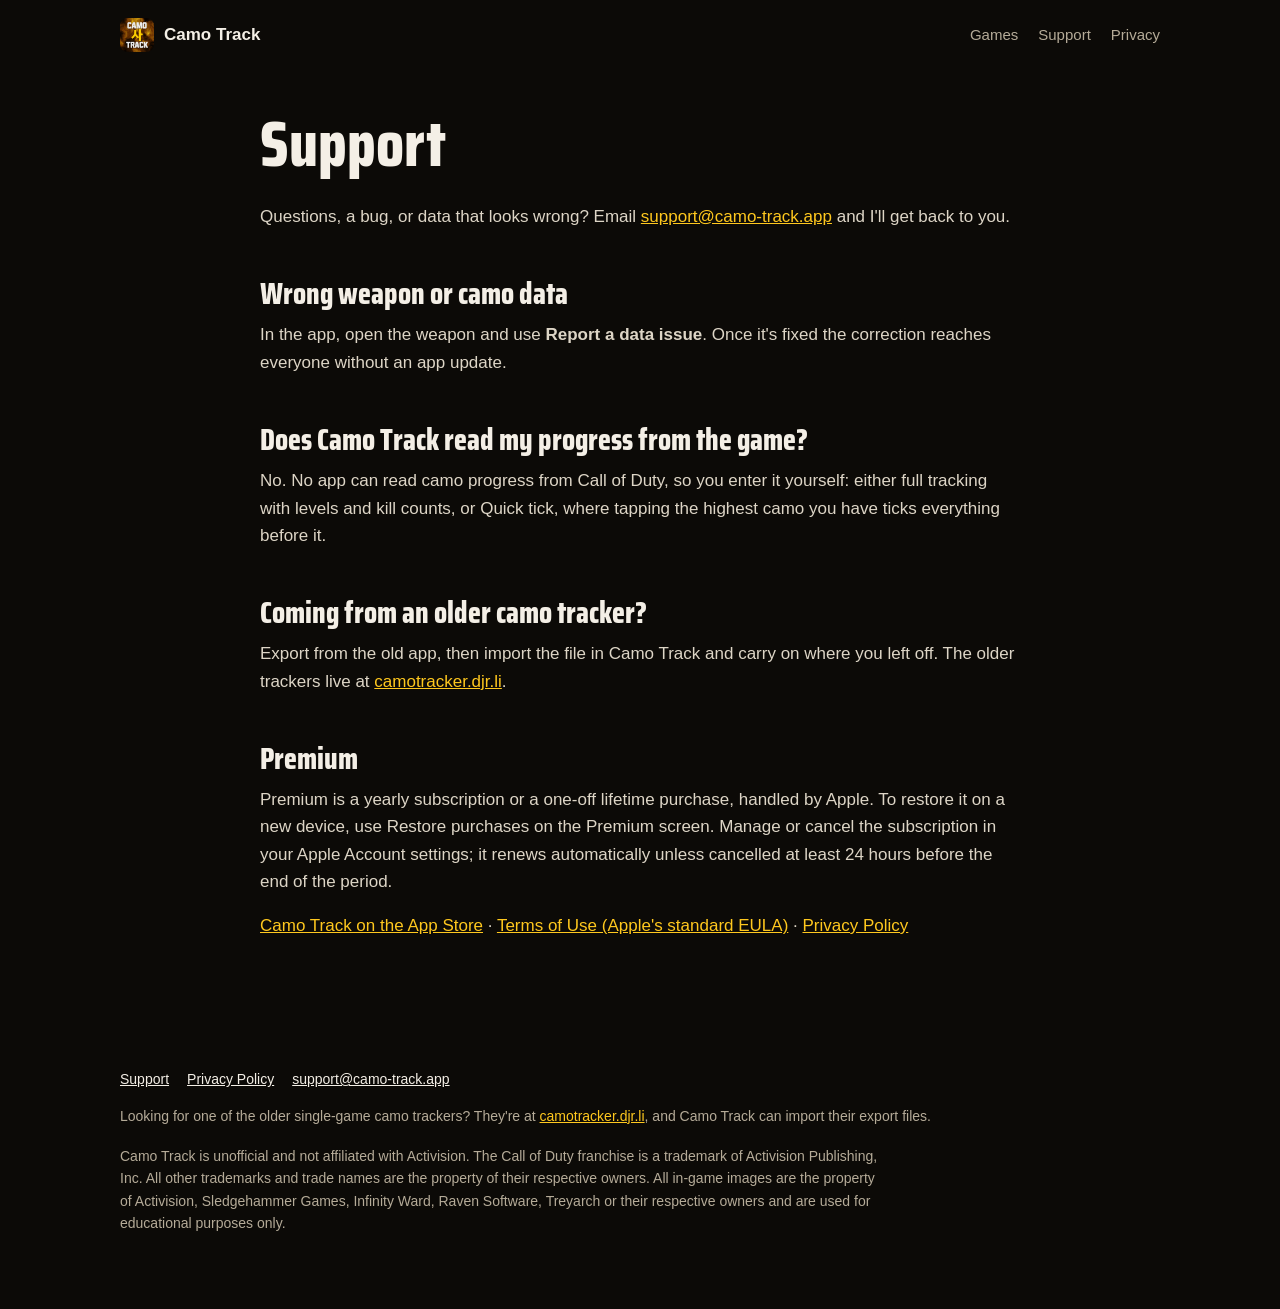
<file: support.html>
<!doctype html>
<html lang="en">
<head>
<meta charset="utf-8">
<meta name="viewport" content="width=device-width, initial-scale=1">
<title>Support: Camo Track</title>
<meta name="description" content="Help with Camo Track: contact, reporting wrong data, importing from older trackers and Premium.">
<link rel="canonical" href="https://camo-track.app/support">
<meta name="apple-itunes-app" content="app-id=6775247927">
<meta property="og:type" content="website">
<meta property="og:title" content="Camo Track">
<meta property="og:description" content="Every weapon, every camo, five Call of Duty games. Free on iPhone and iPad.">
<meta property="og:url" content="https://camo-track.app/">
<meta property="og:image" content="https://camo-track.app/img/icon.png">
<meta name="twitter:card" content="summary">
<meta name="theme-color" content="#0c0a07">
<link rel="icon" href="/favicon.png">
<link rel="apple-touch-icon" href="/apple-touch-icon.png">
<link rel="preconnect" href="https://fonts.googleapis.com">
<link rel="preconnect" href="https://fonts.gstatic.com" crossorigin>
<link href="https://fonts.googleapis.com/css2?family=Saira+Condensed:wght@800&display=swap" rel="stylesheet">
<link rel="stylesheet" href="/style.css?v=2">
</head>
<body>

<div class="wrap">
  <div class="top">
    <a class="brand" href="/"><img src="/img/icon.png" alt="">Camo Track</a>
    <nav><a href="/#games">Games</a><a href="/support">Support</a><a href="/privacy-policy">Privacy</a></nav>
  </div>
</div>
<main class="wrap page">
<h1>Support</h1>
<p>Questions, a bug, or data that looks wrong? Email <a href="mailto:support@camo-track.app">support@camo-track.app</a> and I'll get back to you.</p>
<h2>Wrong weapon or camo data</h2>
<p>In the app, open the weapon and use <strong>Report a data issue</strong>. Once it's fixed the correction reaches everyone without an app update.</p>
<h2>Does Camo Track read my progress from the game?</h2>
<p>No. No app can read camo progress from Call of Duty, so you enter it yourself: either full tracking with levels and kill counts, or Quick tick, where tapping the highest camo you have ticks everything before it.</p>
<h2>Coming from an older camo tracker?</h2>
<p>Export from the old app, then import the file in Camo Track and carry on where you left off. The older trackers live at <a href="https://camotracker.djr.li">camotracker.djr.li</a>.</p>
<h2>Premium</h2>
<p>Premium is a yearly subscription or a one-off lifetime purchase, handled by Apple. To restore it on a new device, use Restore purchases on the Premium screen. Manage or cancel the subscription in your Apple Account settings; it renews automatically unless cancelled at least 24 hours before the end of the period.</p>
<p><a href="https://apps.apple.com/app/id6775247927">Camo Track on the App Store</a> · <a href="https://www.apple.com/legal/internet-services/itunes/dev/stdeula/">Terms of Use (Apple's standard EULA)</a> · <a href="/privacy-policy">Privacy Policy</a></p>
</main>
<footer>
  <div class="wrap">
    <p class="links"><a href="/support">Support</a><a href="/privacy-policy">Privacy Policy</a><a href="mailto:support@camo-track.app">support@camo-track.app</a></p>
    <p>Looking for one of the older single-game camo trackers? They're at <a href="https://camotracker.djr.li">camotracker.djr.li</a>, and Camo Track can import their export files.</p>
    <p class="legal">Camo Track is unofficial and not affiliated with Activision. The Call of Duty franchise is a trademark of Activision Publishing, Inc. All other trademarks and trade names are the property of their respective owners. All in-game images are the property of Activision, Sledgehammer Games, Infinity Ward, Raven Software, Treyarch or their respective owners and are used for educational purposes only.</p>
  </div>
</footer>
</body>
</html>
</file>
<file: style.css>
:root {
  --bg: #0c0a07;
  --surface: #17130d;
  --line: #2b2418;
  --text: #f4efe6;
  --muted: #b5ab98;
  --gold: #ffc81e;
  --gold-deep: #c98a00;
  --mp: #e070a0;
  --wz: #26a0b5;
  --dmz: #ea5c70;
  --radius: 18px;
  color-scheme: dark;
}

* { box-sizing: border-box; }
html { -webkit-text-size-adjust: 100%; }
body {
  margin: 0;
  background: var(--bg);
  color: var(--text);
  font: 17px/1.6 -apple-system, BlinkMacSystemFont, "Segoe UI", Roboto, sans-serif;
}
img { max-width: 100%; height: auto; display: block; }
a { color: var(--gold); }
a:hover { color: #ffe07a; }

.wrap { max-width: 1080px; margin: 0 auto; padding: 0 20px; }

h1, h2, h3 {
  font-family: "Saira Condensed", "Arial Narrow", sans-serif;
  font-weight: 800;
  line-height: 1.05;
  margin: 0 0 .4em;
}
h1 { font-size: clamp(48px, 9vw, 88px); }
h2 { font-size: clamp(32px, 5vw, 48px); }
h3 { font-size: 24px; }
p { margin: 0 0 1em; }

/* Header */
.top { display: flex; align-items: center; justify-content: space-between; padding: 18px 0; }
.brand { display: flex; align-items: center; gap: 10px; color: var(--text); text-decoration: none; font-weight: 700; }
.brand img { width: 34px; height: 34px; border-radius: 8px; }
.top nav a { color: var(--muted); text-decoration: none; margin-left: 20px; font-size: 15px; }
.top nav a:hover { color: var(--text); }

/* Hero: the icon's smoky gold behind the copy */
.hero {
  position: relative;
  overflow: hidden;
  background:
    radial-gradient(60% 70% at 78% 30%, rgba(201,138,0,.45), transparent 70%),
    radial-gradient(40% 50% at 15% 85%, rgba(201,138,0,.22), transparent 70%),
    var(--bg);
  border-bottom: 1px solid var(--line);
}
.hero-grid { display: grid; grid-template-columns: 1.1fr .9fr; gap: 40px; align-items: center; padding: 32px 0 0; }
.hero-grid > div:first-child { padding-bottom: 40px; }
.hero h1 .gold { color: var(--gold); display: block; }
.lede { font-size: 20px; color: var(--muted); max-width: 34em; }
.cta { display: flex; flex-wrap: wrap; align-items: center; gap: 16px; margin: 28px 0 14px; }
.cta img { height: 54px; width: auto; }
.note { font-size: 14px; color: var(--muted); }
.hero-shot { align-self: end; }
.hero-shot img {
  width: min(380px, 100%); height: 560px; margin: 0 auto;
  object-fit: cover; object-position: top;
  border-radius: 28px 28px 0 0;
  -webkit-mask-image: linear-gradient(#000 80%, transparent);
          mask-image: linear-gradient(#000 80%, transparent);
}

/* Sections */
section { padding: 72px 0; border-bottom: 1px solid var(--line); }
.kicker { color: var(--gold); font-weight: 700; margin-bottom: 6px; }

.games { display: grid; grid-template-columns: repeat(auto-fit, minmax(190px, 1fr)); gap: 14px; margin-top: 28px; }
.game { background: var(--surface); border: 1px solid var(--line); border-radius: var(--radius); padding: 18px; }
.game h3 { margin-bottom: 6px; }
.game p { color: var(--muted); font-size: 15px; margin: 0; }
.modes { display: flex; flex-wrap: wrap; gap: 6px; margin: 0 0 10px; padding: 0; list-style: none; }
.modes li { font-size: 13px; padding: 2px 9px; border-radius: 999px; border: 1px solid var(--line); color: var(--text); }
.modes .mp { border-color: var(--mp); }
.modes .wz { border-color: var(--wz); }
.modes .dmz { border-color: var(--dmz); }

.features { display: grid; grid-template-columns: repeat(auto-fit, minmax(280px, 1fr)); gap: 36px 40px; margin-top: 32px; }
.features p { color: var(--muted); margin: 0; }

.shots { display: grid; grid-template-columns: repeat(4, 1fr); gap: 16px; margin-top: 32px; }
.shots img { border-radius: 22px; border: 1px solid var(--line); }

.plans { display: grid; grid-template-columns: 1fr 1fr; gap: 16px; margin-top: 28px; }
.plan { background: var(--surface); border: 1px solid var(--line); border-radius: var(--radius); padding: 24px; }
.plan.premium { border-color: var(--gold-deep); }
.plan ul { margin: 0; padding-left: 20px; color: var(--muted); }
.plan li { margin-bottom: 6px; }

/* Plain pages */
.page { padding: 40px 0 72px; max-width: 760px; }
.page h1 { font-size: clamp(40px, 7vw, 64px); }
.page h2 { font-size: 30px; margin-top: 1.6em; }
.page p, .page li { color: #ddd5c6; }

footer { padding: 40px 0 60px; color: var(--muted); font-size: 14px; }
footer .links a { color: var(--text); margin-right: 18px; }
footer .legal { margin-top: 18px; max-width: 760px; }

@media (max-width: 820px) {
  .hero-grid { grid-template-columns: 1fr; gap: 10px; }
  .hero-shot img { width: min(320px, 86%); height: 420px; }
  .shots { grid-template-columns: repeat(2, 1fr); }
  .plans { grid-template-columns: 1fr; }
  .top nav a { margin-left: 14px; }
  section { padding: 56px 0; }
}
@media (max-width: 420px) {
  .top nav a:first-child { display: none; }
}
</file>
